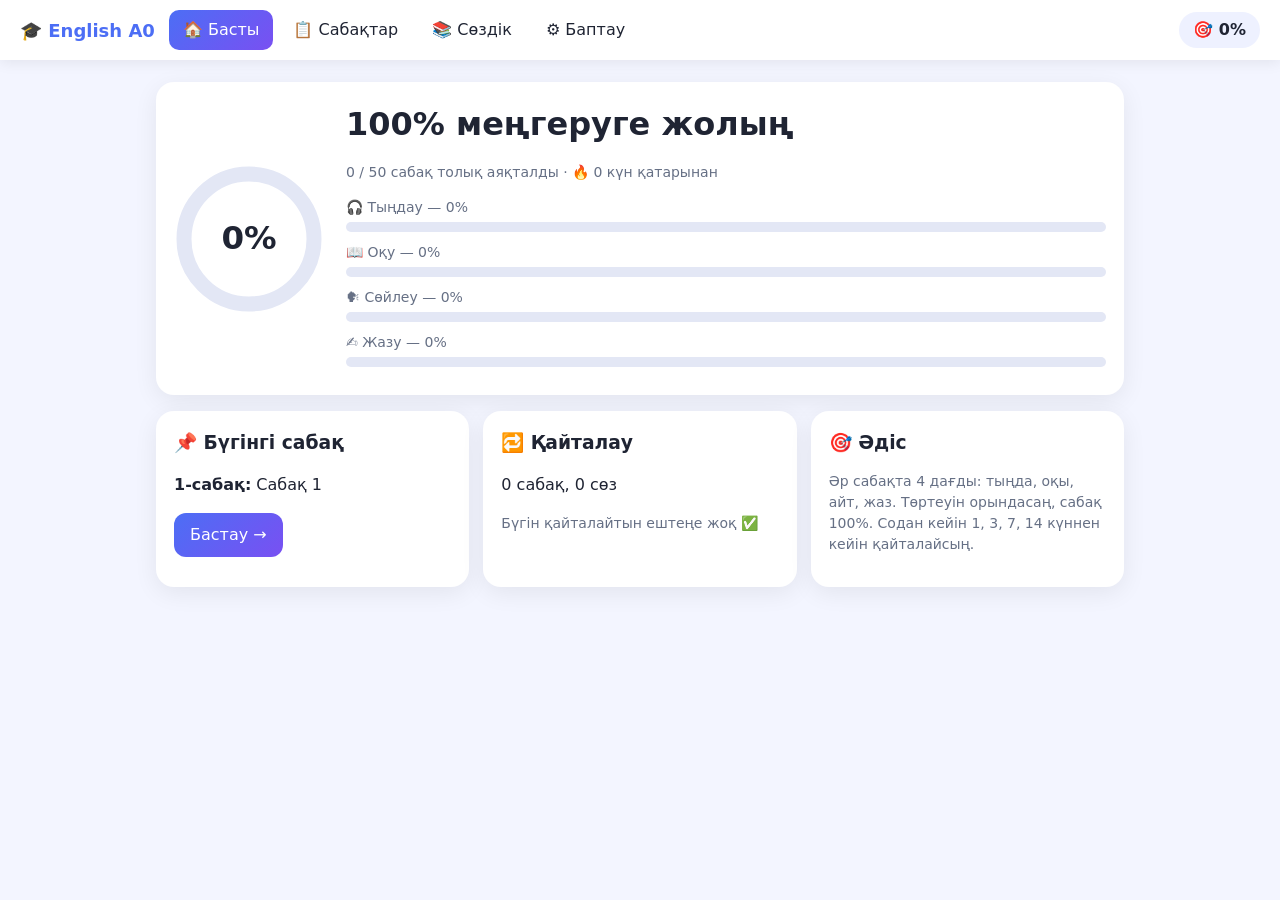
<file: english.html>
<!DOCTYPE html>
<html lang="kk">
<head>
<meta charset="UTF-8">
<meta name="viewport" content="width=device-width, initial-scale=1">
<title>English A0 — 50 сабақ</title>
<meta name="description" content="A0 ағылшын тілін 50 видеосабақ арқылы 100% меңгеру: тыңдау, оқу, сөйлеу, жазу.">
<link rel="icon" href="data:image/svg+xml,<svg xmlns='http://www.w3.org/2000/svg' viewBox='0 0 100 100'><text y='.9em' font-size='90'>🎓</text></svg>">
<style>
*{box-sizing:border-box}
:root{--bg:#f3f5ff;--card:#fff;--text:#1f2433;--muted:#667085;--line:#e3e7f5;--a:#4c6ef5;--b:#7950f2;--ok:#12b886;--soft:#eef1ff}
@media(prefers-color-scheme:dark){:root{--bg:#12141f;--card:#1c2030;--text:#e8eaf6;--muted:#a3a9c2;--line:#2c3248;--soft:#252a40}}
body{margin:0;font-family:system-ui,Arial,sans-serif;background:var(--bg);color:var(--text);line-height:1.5}
.top{position:sticky;top:0;z-index:20;display:flex;align-items:center;gap:14px;flex-wrap:wrap;padding:10px 20px;background:var(--card);box-shadow:0 2px 14px rgba(0,0,0,.08)}
.brand{font-weight:800;color:var(--a);font-size:18px}
nav{display:flex;gap:6px;flex:1;flex-wrap:wrap}
nav a{padding:8px 14px;border-radius:10px;color:var(--text);text-decoration:none;transition:.15s}
nav a:hover{background:var(--soft);transform:translateY(-1px)}
nav a.on{background:linear-gradient(135deg,var(--a),var(--b));color:#fff}
.pill{background:var(--soft);padding:6px 14px;border-radius:20px;font-weight:700}
main{max-width:1000px;margin:0 auto;padding:22px 16px 60px;animation:in .35s ease}
@keyframes in{from{opacity:0;transform:translateY(12px)}}
h1,h2,h3{margin:0 0 10px}
.card{background:var(--card);border-radius:18px;padding:18px;margin-bottom:16px;box-shadow:0 6px 24px rgba(0,0,0,.07);transition:transform .2s,box-shadow .2s}
@media(hover:hover){.card:hover{transform:translateY(-2px);box-shadow:0 12px 30px rgba(0,0,0,.12)}}
.grid{display:grid;grid-template-columns:repeat(auto-fit,minmax(220px,1fr));gap:14px}
.hero{display:flex;gap:22px;align-items:center;flex-wrap:wrap}
.ring{width:150px;height:150px;flex:0 0 150px}
.bar{height:10px;background:var(--line);border-radius:8px;overflow:hidden;margin:4px 0 10px}
.bar i{display:block;height:100%;background:linear-gradient(90deg,var(--ok),var(--a));border-radius:8px;transition:width .6s}
.muted{color:var(--muted);font-size:14px}
button,.btn{font:inherit;cursor:pointer;border:none;border-radius:12px;padding:10px 16px;background:linear-gradient(135deg,var(--a),var(--b));color:#fff;text-decoration:none;display:inline-block;transition:.15s;position:relative}
button:hover,.btn:hover{transform:translateY(-2px);box-shadow:0 8px 20px rgba(76,110,245,.35)}
button:active{transform:scale(.96)}
.ghost{background:var(--soft);color:var(--a)}
.red{background:#e03131}
input,textarea{font:inherit;width:100%;padding:11px;border:2px solid var(--line);border-radius:12px;background:var(--card);color:var(--text);margin:6px 0}
input:focus,textarea:focus{outline:none;border-color:var(--a)}
textarea{min-height:90px;resize:vertical}
.video{position:relative;padding-top:56.25%;border-radius:14px;overflow:hidden;margin:10px 0}
.video iframe{position:absolute;inset:0;width:100%;height:100%;border:0}
.tiles{display:grid;grid-template-columns:repeat(auto-fill,minmax(110px,1fr));gap:10px}
.tile{display:block;padding:12px;border-radius:14px;background:var(--card);box-shadow:0 4px 14px rgba(0,0,0,.07);text-decoration:none;color:var(--text);transition:.15s}
.tile:hover{transform:translateY(-3px)}
.tile.cur{outline:3px solid var(--a)}
.tile b{font-size:20px}
.dots{display:flex;gap:4px;margin-top:6px}
.dots i{width:12px;height:12px;border-radius:50%;background:var(--line)}
.dots i.on{background:var(--ok)}
.skillhead{display:flex;justify-content:space-between;align-items:center;gap:10px}
.steps{margin:8px 0;padding-left:20px;color:var(--muted)}
.chip{display:inline-flex;gap:6px;align-items:center;background:var(--soft);border-radius:20px;padding:4px 10px;margin:3px}
.chip button{padding:2px 8px;font-size:13px}
.row{display:flex;gap:8px;flex-wrap:wrap;align-items:center}
.row input{flex:1;min-width:120px}
.stars button{background:none;color:#adb5bd;font-size:26px;padding:0 3px}
.stars button.on{color:#fab005}
.flash{text-align:center;padding:36px 16px;font-size:32px;font-weight:800;min-height:150px;cursor:pointer}
.done{border-left:6px solid var(--ok)}
#toasts{position:fixed;left:50%;bottom:24px;transform:translateX(-50%);z-index:50;display:flex;flex-direction:column;gap:8px}
.toast{background:#212529;color:#fff;padding:12px 18px;border-radius:14px;animation:in .3s}
.toast.warn{background:#c92a2a}
.hidden{display:none}
@media(max-width:600px){.top{padding:8px 10px}.ring{margin:auto}}
@media(prefers-reduced-motion:reduce){*{animation:none!important;transition:none!important}}
</style>
</head>
<body>
<header class="top"><div class="brand">🎓 English A0</div><nav id="nav" aria-label="Мәзір"></nav><div id="pct" class="pill">0%</div></header>
<main id="app"></main>
<div id="toasts" aria-live="polite"></div>
<noscript><p style="padding:20px">JavaScript керек.</p></noscript>
<script>
const $ = (s, r = document) => r.querySelector(s);
const esc = (t) => String(t == null ? "" : t).replace(/[&<>"']/g, (c) => ({ "&": "&amp;", "<": "&lt;", ">": "&gt;", '"': "&quot;", "'": "&#39;" }[c]));
const today = () => new Date().toLocaleDateString("sv-SE");
const addD = (iso, n) => { const d = new Date(iso + "T00:00:00"); d.setDate(d.getDate() + n); return d.toLocaleDateString("sv-SE"); };
const K = { l: ["🎧", "Тыңдау"], r: ["📖", "Оқу"], s: ["🗣", "Сөйлеу"], w: ["✍️", "Жазу"] };
const mk = (i) => ({ title: "Сабақ " + (i + 1), vid: i === 0 ? "IQnNkfEAa8M" : "", done: { l: 0, r: 0, s: 0, w: 0 }, dict: "", stars: 0, text: "", target: "", acc: 0, rev: [] });
let S;
try { S = JSON.parse(localStorage.getItem("a0")); } catch (e) {}
if (!S || !S.lessons) S = { lessons: Array.from({ length: 50 }, (_, i) => mk(i)), vocab: [], days: {} };
const save = () => localStorage.setItem("a0", JSON.stringify(S));
function toast(m, k) { const t = document.createElement("div"); t.className = "toast " + (k || ""); t.textContent = m; $("#toasts").appendChild(t); setTimeout(() => t.remove(), 2600); }
const ytId = (u) => { const m = String(u || "").match(/(?:youtu\.be\/|v=|embed\/|shorts\/)([\w-]{11})/); return m ? m[1] : /^[\w-]{11}$/.test(u || "") ? u : ""; };
const lp = (L) => Object.values(L.done).filter(Boolean).length * 25;
const total = () => Math.round(S.lessons.reduce((a, L) => a + lp(L), 0) / S.lessons.length);
const skillPct = (k) => Math.round((S.lessons.filter((L) => L.done[k]).length / S.lessons.length) * 100);
const streak = () => { let d = today(), n = 0; if (!S.days[d]) d = addD(d, -1); while (S.days[d]) { n++; d = addD(d, -1); } return n; };
const ring = (p) => `<svg class="ring" viewBox="0 0 120 120" role="img" aria-label="${p}%"><circle cx="60" cy="60" r="52" fill="none" stroke="var(--line)" stroke-width="12"/><circle cx="60" cy="60" r="52" fill="none" stroke="url(#g)" stroke-width="12" stroke-linecap="round" stroke-dasharray="326.7" stroke-dashoffset="${326.7 * (1 - p / 100)}" transform="rotate(-90 60 60)" style="transition:stroke-dashoffset .8s"/><defs><linearGradient id="g"><stop offset="0" stop-color="#12b886"/><stop offset="1" stop-color="#4c6ef5"/></linearGradient></defs><text x="60" y="68" text-anchor="middle" font-size="26" font-weight="800" fill="currentColor">${p}%</text></svg>`;
const say = (t) => { try { speechSynthesis.cancel(); const u = new SpeechSynthesisUtterance(t); u.lang = "en-US"; u.rate = 0.85; speechSynthesis.speak(u); } catch (e) {} };
const norm = (t) => t.toLowerCase().replace(/[^a-z0-9' ]/g, " ").split(/\s+/).filter(Boolean);
function acc(a, b) {
  const A = norm(a), B = norm(b);
  if (!A.length) return 0;
  const m = Array.from({ length: A.length + 1 }, () => Array(B.length + 1).fill(0));
  for (let i = 1; i <= A.length; i++) for (let j = 1; j <= B.length; j++) m[i][j] = A[i - 1] === B[j - 1] ? m[i - 1][j - 1] + 1 : Math.max(m[i - 1][j], m[i][j - 1]);
  return Math.round((m[A.length][B.length] / A.length) * 100);
}
function setDone(L, k, v) {
  if (!!L.done[k] === !!v) return;
  L.done[k] = v ? 1 : 0;
  if (v) {
    S.days[today()] = (S.days[today()] || 0) + 1;
    toast(K[k][0] + " " + K[k][1] + " ✅");
    if (lp(L) === 100 && !L.rev.length) { L.rev = [1, 3, 7, 14].map((n) => ({ d: addD(today(), n), ok: 0 })); toast("🎉 Сабақ 100% меңгерілді! Қайталау күндері белгіленді."); }
  }
  save(); route();
}
const dueLessons = () => S.lessons.map((L, i) => [L, i]).filter((x) => x[0].rev.some((r) => !r.ok && r.d <= today()));
const dueWords = () => S.vocab.filter((w) => w.due <= today());

// ---------- беттер ----------
function pHome() {
  const cur = S.lessons.findIndex((L) => lp(L) < 100), dl = dueLessons(), dw = dueWords();
  const doneN = S.lessons.filter((L) => lp(L) === 100).length;
  return `<div class="card hero">${ring(total())}<div style="flex:1;min-width:230px"><h1>100% меңгеруге жолың</h1><p class="muted">${doneN} / ${S.lessons.length} сабақ толық аяқталды · 🔥 ${streak()} күн қатарынан</p>
  ${Object.keys(K).map((k) => `<div class="muted">${K[k][0]} ${K[k][1]} — ${skillPct(k)}%</div><div class="bar"><i style="width:${skillPct(k)}%"></i></div>`).join("")}</div></div>
  <div class="grid">
  <div class="card"><h3>📌 Бүгінгі сабақ</h3>${cur < 0 ? "<p>Барлық сабақ аяқталды! 🏆 Енді қайталауды жалғастыр.</p>" : `<p><b>${cur + 1}-сабақ:</b> ${esc(S.lessons[cur].title)}</p><a class="btn" href="#lesson/${cur}">Бастау →</a>`}</div>
  <div class="card"><h3>🔁 Қайталау</h3><p>${dl.length} сабақ, ${dw.length} сөз</p>${dl.length ? `<a class="btn ghost" href="#lesson/${dl[0][1]}">Сабақты қайталау</a> ` : ""}${dw.length ? `<a class="btn" href="#vocab">Сөздерді қайталау</a>` : ""}${!dl.length && !dw.length ? '<p class="muted">Бүгін қайталайтын ештеңе жоқ ✅</p>' : ""}</div>
  <div class="card"><h3>🎯 Әдіс</h3><p class="muted">Әр сабақта 4 дағды: тыңда, оқы, айт, жаз. Төртеуін орындасаң, сабақ 100%. Содан кейін 1, 3, 7, 14 күннен кейін қайталайсың.</p></div></div>`;
}
function pLessons() {
  const cur = S.lessons.findIndex((L) => lp(L) < 100);
  return `<h2>Барлық сабақтар</h2><div class="tiles">${S.lessons.map((L, i) => `<a class="tile ${i === cur ? "cur" : ""}" href="#lesson/${i}"><b>${i + 1}</b><div class="muted" style="font-size:12px;overflow:hidden;white-space:nowrap;text-overflow:ellipsis">${esc(L.title)}</div><div class="dots">${Object.keys(K).map((k) => `<i class="${L.done[k] ? "on" : ""}"></i>`).join("")}</div></a>`).join("")}</div>`;
}
function skill(k, L, body) {
  return `<section class="card ${L.done[k] ? "done" : ""}"><div class="skillhead"><h3>${K[k][0]} ${K[k][1]}</h3><label><input type="checkbox" data-done="${k}" ${L.done[k] ? "checked" : ""} style="width:auto"> Дайын</label></div>${body}</section>`;
}
function pLesson(i) {
  const L = S.lessons[i];
  if (!L) return "<p>Сабақ табылмады</p>";
  const id = ytId(L.vid), words = S.vocab.filter((w) => w.lid === i);
  return `<div class="row"><a class="btn ghost" href="#lessons">← Тізім</a><h2 style="margin:0">${i + 1}-сабақ · ${lp(L)}%</h2></div>
  <div class="card"><input id="ltitle" value="${esc(L.title)}" aria-label="Атауы"><input id="lvid" value="${esc(L.vid)}" placeholder="YouTube сілтемесі" aria-label="Видео сілтемесі">
  ${id ? `<div class="video"><iframe src="https://www.youtube-nocookie.com/embed/${id}?rel=0" allowfullscreen title="Видео"></iframe></div><a class="muted" target="_blank" rel="noopener" href="https://youtu.be/${id}">YouTube-та ашу ↗</a>` : '<p class="muted">Видео сілтемесін жоғарыға қой, ол осында шығады.</p>'}</div>
  ${skill("l", L, `<ol class="steps"><li>Видеоны субтитрсіз 1 рет көр.</li><li>Субтитрмен қайта көр.</li><li>Үшінші рет тоқтатып, естігеніңді қайтала (shadowing).</li></ol><textarea id="dict" placeholder="Естіген 5 сөйлемді жаз (диктант)">${esc(L.dict)}</textarea><div class="stars" role="group" aria-label="Түсіну деңгейі">${[1, 2, 3, 4, 5].map((n) => `<button data-star="${n}" class="${n <= L.stars ? "on" : ""}" aria-label="${n}">★</button>`).join("")}</div>`)}
  ${skill("r", L, `<ol class="steps"><li>Субтитрді дауыстап оқы.</li><li>Белгісіз 5 сөзді табып, төменге қос.</li></ol><div class="row"><input id="w1" placeholder="English word" aria-label="Сөз"><input id="w2" placeholder="Аудармасы" aria-label="Аудармасы"><button id="addw">＋</button></div><div>${words.map((w) => `<span class="chip">${esc(w.w)} — ${esc(w.t)} <button data-say="${esc(w.w)}" class="ghost" aria-label="Тыңдау">🔊</button></span>`).join("") || '<span class="muted">Әлі сөз жоқ</span>'}</div>`)}
  ${skill("s", L, `<ol class="steps"><li>Видеодан 1 сөйлемді төмендегі жолға жаз.</li><li>🔊 тыңда, 🎤 өзің айт: дәлдік 70%-дан асса, автоматты түрде орындалады.</li><li>🔴 өз дауысыңды жазып, қайта тыңда.</li></ol><input id="target" value="${esc(L.target)}" placeholder="English sentence" aria-label="Сөйлем"><div class="row"><button id="tts">🔊 Тыңда</button><button id="mic">🎤 Айт</button><button id="rec" class="red">🔴 Жазу</button></div><p id="sres" class="muted">${L.acc ? "Соңғы дәлдік: " + L.acc + "%" : ""}</p><audio id="play" controls class="hidden"></audio>`)}
  ${skill("w", L, `<ol class="steps"><li>Бүгінгі сабақ туралы 3–5 сөйлем жаз.</li><li>Кемінде 25 сөз және 2 жаңа сөз қолдан: автоматты түрде орындалады.</li></ol><textarea id="wtext" placeholder="Write here...">${esc(L.text)}</textarea><p id="wc" class="muted"></p>`)}
  <div class="row"><a class="btn ghost" href="#lesson/${Math.max(0, i - 1)}">← Алдыңғы</a><a class="btn" href="#lesson/${Math.min(S.lessons.length - 1, i + 1)}">Келесі →</a></div>
  ${L.rev.length ? `<div class="card"><h3>🔁 Қайталау</h3>${L.rev.map((r, n) => `<span class="chip">${r.d} ${r.ok ? "✅" : r.d <= today() ? `<button data-rev="${n}">Қайталадым</button>` : "⏳"}</span>`).join("")}</div>` : ""}`;
}
function pVocab() {
  const due = dueWords();
  return `<h2>📚 Сөздік (${S.vocab.length})</h2><div class="card"><h3>Қайталау: ${due.length} сөз</h3>
  <div id="fc">${due.length ? `<div class="flash card" id="fcard" tabindex="0" role="button" aria-label="Аудармасын көру">${esc(due[0].w)}<div class="muted" style="font-size:16px">басып аудармасын көр</div></div><div class="row" id="fbtn" style="justify-content:center"></div>` : '<p class="muted">Қайталайтын сөз жоқ ✅</p>'}</div></div>
  <div class="card"><h3>Барлық сөздер</h3>${S.vocab.map((w, n) => `<span class="chip">${esc(w.w)} — ${esc(w.t)} <button class="ghost" data-say="${esc(w.w)}" aria-label="Тыңдау">🔊</button><button class="ghost" data-delw="${n}" aria-label="Өшіру">✖</button></span>`).join("") || '<span class="muted">Сабақтардағы "Оқу" бөлімінен сөз қос.</span>'}</div>`;
}
function pSetup() {
  return `<h2>⚙️ Баптау</h2><div class="card"><h3>Playlist тізімін қою</h3><p class="muted">YouTube-та плейлистті ашып, видео сілтемелерін (немесе атауларын) осында қой. Әр жол = бір сабақ. Формат: <code>сілтеме | атауы</code>. Прогресс сақталады.</p><textarea id="bulk" style="min-height:160px" placeholder="https://youtu.be/... | Hello!&#10;https://youtu.be/... | Numbers"></textarea><button id="bulkgo">Сабақтарды жаңарту</button></div>
  <div class="card"><h3>Көшірме</h3><div class="row"><button id="exp" class="ghost">💾 Жүктеп алу</button><label class="btn ghost">📂 Жүктеу<input id="imp" type="file" accept=".json" hidden></label><button id="reset" class="red">Бәрін өшіру</button></div></div>`;
}
// ---------- маршрутизатор ----------
function route() {
  const h = location.hash.slice(1) || "home", [p, a] = h.split("/");
  $("#nav").innerHTML = [["home", "🏠 Басты"], ["lessons", "📋 Сабақтар"], ["vocab", "📚 Сөздік"], ["setup", "⚙️ Баптау"]].map((x) => `<a href="#${x[0] === "home" ? "" : x[0]}" class="${p === x[0] || (p === "lesson" && x[0] === "lessons") ? "on" : ""}">${x[1]}</a>`).join("");
  $("#pct").textContent = "🎯 " + total() + "%";
  $("#app").innerHTML = ({ home: pHome, lessons: pLessons, lesson: () => pLesson(+a), vocab: pVocab, setup: pSetup }[p] || pHome)();
  bind(+a);
}
function bind(i) {
  const L = S.lessons[i], on = (s, ev, f) => { const e = $(s); if (e) e[ev] = f; };
  document.querySelectorAll("[data-say]").forEach((b) => (b.onclick = () => say(b.dataset.say)));
  document.querySelectorAll("[data-done]").forEach((c) => (c.onchange = () => setDone(L, c.dataset.done, c.checked)));
  document.querySelectorAll("[data-star]").forEach((b) => (b.onclick = () => { L.stars = +b.dataset.star; save(); route(); if (L.stars >= 4) setDone(L, "l", 1); }));
  document.querySelectorAll("[data-rev]").forEach((b) => (b.onclick = () => { L.rev[+b.dataset.rev].ok = 1; S.days[today()] = (S.days[today()] || 0) + 1; save(); route(); toast("✅ Қайталау орындалды"); }));
  document.querySelectorAll("[data-delw]").forEach((b) => (b.onclick = () => { S.vocab.splice(+b.dataset.delw, 1); save(); route(); }));
  if (L) {
    on("#ltitle", "oninput", (e) => { L.title = e.target.value; save(); });
    on("#lvid", "onchange", (e) => { L.vid = e.target.value.trim(); save(); route(); });
    on("#dict", "oninput", (e) => { L.dict = e.target.value; save(); });
    on("#addw", "onclick", () => { const w = $("#w1").value.trim(), t = $("#w2").value.trim(); if (!w || !t) return toast("Сөз бен аудармасын жаз", "warn"); S.vocab.push({ w: w, t: t, lid: i, box: 0, due: today() }); save(); route(); if (S.vocab.filter((x) => x.lid === i).length >= 5) setDone(L, "r", 1); });
    on("#target", "oninput", (e) => { L.target = e.target.value; save(); });
    on("#tts", "onclick", () => say(L.target || ""));
    on("#mic", "onclick", () => {
      const SR = window.SpeechRecognition || window.webkitSpeechRecognition;
      if (!L.target) return toast("Алдымен сөйлемді жаз", "warn");
      if (!SR) return toast("Дауыс тану үшін Chrome қолдан", "warn");
      const r = new SR(); r.lang = "en-US"; r.interimResults = false;
      r.onresult = (e) => { const t = e.results[0][0].transcript, a = acc(L.target, t); L.acc = a; $("#sres").textContent = "Естілгені: «" + t + "» · дәлдік " + a + "%"; save(); if (a >= 70) setDone(L, "s", 1); };
      r.onerror = () => toast("Микрофон рұқсатын тексер", "warn");
      r.start(); toast("🎤 Айт…");
    });
    let mr = null, chunks = [];
    on("#rec", "onclick", async () => {
      if (mr && mr.state === "recording") { mr.stop(); return; }
      try {
        const st = await navigator.mediaDevices.getUserMedia({ audio: true });
        mr = new MediaRecorder(st); chunks = [];
        mr.ondataavailable = (e) => chunks.push(e.data);
        mr.onstop = () => { st.getTracks().forEach((t) => t.stop()); const a = $("#play"); a.src = URL.createObjectURL(new Blob(chunks)); a.classList.remove("hidden"); $("#rec").textContent = "🔴 Жазу"; a.play(); };
        mr.start(); $("#rec").textContent = "⏹ Тоқтату";
      } catch (e) { toast("Микрофон рұқсатын тексер", "warn"); }
    });
    const wc = () => { const n = norm(L.text).length, used = S.vocab.filter((w) => w.lid === i && norm(L.text).includes(w.w.toLowerCase())).length, need = Math.min(2, S.vocab.filter((w) => w.lid === i).length); if ($("#wc")) $("#wc").textContent = n + " сөз · жаңа сөз: " + used + "/" + need; return n >= 25 && used >= need; };
    wc();
    on("#wtext", "oninput", (e) => { L.text = e.target.value; save(); if (wc()) setDone(L, "w", 1); });
  }
  const due = dueWords(); let cur = 0, shown = false;
  const card = $("#fcard");
  if (card) {
    const flip = () => { if (shown) return; shown = true; card.innerHTML = esc(due[cur].w) + `<div style="font-size:22px;color:var(--ok)">${esc(due[cur].t)}</div>`; say(due[cur].w); $("#fbtn").innerHTML = '<button id="no" class="red">Білмедім</button><button id="yes">Білдім ✅</button>'; $("#yes").onclick = () => grade(1); $("#no").onclick = () => grade(0); };
    card.onclick = flip; card.onkeydown = (e) => { if (e.key === "Enter" || e.key === " ") flip(); };
    const grade = (ok) => { const w = due[cur], gap = [1, 3, 7, 14, 30]; w.box = ok ? Math.min(4, w.box + 1) : 0; w.due = ok ? addD(today(), gap[w.box]) : today(); S.days[today()] = (S.days[today()] || 0) + 1; save(); route(); };
  }
  on("#bulkgo", "onclick", () => {
    const lines = $("#bulk").value.split("\n").map((x) => x.trim()).filter(Boolean);
    lines.forEach((ln, n) => { const [a, b] = ln.split("|").map((x) => x.trim()); if (!S.lessons[n]) S.lessons[n] = mk(n); const id = ytId(a); if (id) { S.lessons[n].vid = id; if (b) S.lessons[n].title = b; else if (!/^Сабақ/.test(S.lessons[n].title)) {} } else S.lessons[n].title = a; });
    save(); toast("✅ " + lines.length + " сабақ жаңартылды"); location.hash = "#lessons";
  });
  on("#exp", "onclick", () => { const a = document.createElement("a"); a.href = URL.createObjectURL(new Blob([JSON.stringify(S)], { type: "application/json" })); a.download = "english-a0-backup.json"; a.click(); });
  on("#imp", "onchange", async (e) => { try { const d = JSON.parse(await e.target.files[0].text()); if (d.lessons) { S = d; save(); route(); toast("✅ Жүктелді"); } } catch (er) { toast("Файл жарамсыз", "warn"); } });
  on("#reset", "onclick", () => { if (confirm("Бәрін өшіресің бе?")) { localStorage.removeItem("a0"); location.hash = ""; location.reload(); } });
}
window.addEventListener("hashchange", () => { route(); window.scrollTo(0, 0); });
route();
</script>
</body>
</html>
</file>
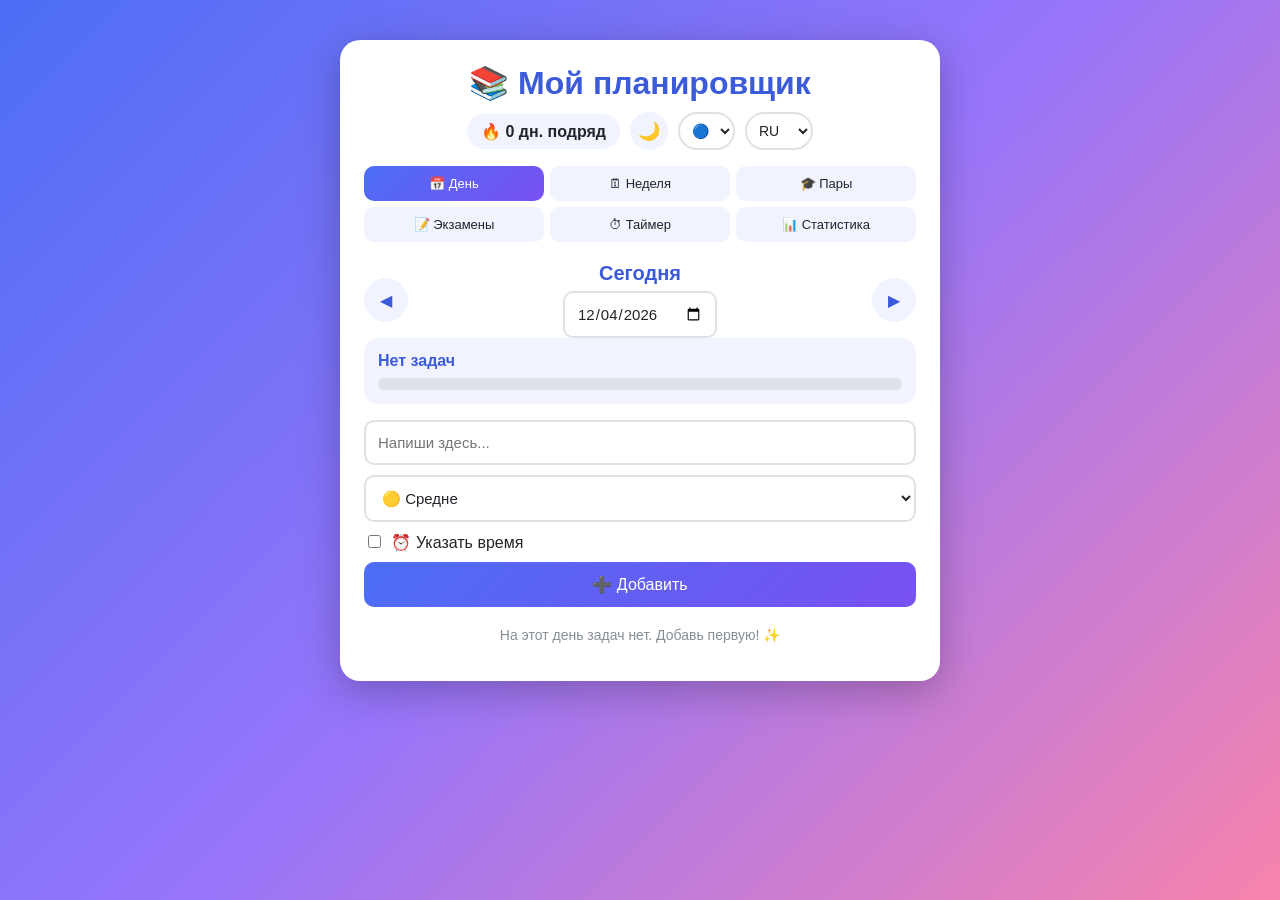
<file: index (2).html>
<!DOCTYPE html>
<html lang="ru">
<head>
<meta charset="UTF-8">
<meta name="viewport" content="width=device-width, initial-scale=1">
<title>Планировщик учёбы</title>
<link rel="manifest" href="manifest.json">
<meta name="theme-color" content="#4c6ef5">
<link rel="apple-touch-icon" href="icon-192.png">
<link rel="icon" href="data:image/svg+xml,<svg xmlns='http://www.w3.org/2000/svg' viewBox='0 0 100 100'><text y='.9em' font-size='90'>📚</text></svg>">
<style>
*{box-sizing:border-box}
:root{--b1:#4c6ef5;--b2:#7950f2;--bg:linear-gradient(135deg,#4c6ef5,#9775fa,#f783ac);--card:#fff;--text:#212529;--muted:#868e96;--soft:#f1f3ff;--item:#f8f9ff;--line:#dee2e6;--accent:#3b5bdb}
body.dark{--card:#1e2130;--text:#e9ecef;--muted:#9aa0b4;--soft:#2a2e45;--item:#262a3f;--line:#3a3f5c;--accent:#91a7ff}
body{font-family:Arial,sans-serif;background:var(--bg);min-height:100vh;margin:0;padding:20px;color:var(--text)}
body.dark{background:linear-gradient(135deg,#1a1b2e,#2b2250,#3d2250)}
.app{max-width:600px;margin:20px auto;background:var(--card);border-radius:20px;padding:24px;box-shadow:0 10px 40px rgba(0,0,0,.25)}
header{text-align:center;margin-bottom:16px}
h1{color:var(--accent);margin:0 0 10px}
.hidden{display:none!important}
.muted,.empty{color:var(--muted);font-size:14px}
.empty{text-align:center;margin-top:16px}
.top{display:flex;justify-content:center;align-items:center;gap:10px}
.streak{background:var(--soft);padding:8px 14px;border-radius:20px;font-weight:bold}
.icon-btn{background:var(--soft);border:none;border-radius:50%;width:38px;height:38px;font-size:18px;cursor:pointer}
.tabs{display:flex;flex-wrap:wrap;gap:6px;margin-bottom:20px}
.tab{flex:1 1 30%;padding:10px 4px;background:var(--soft);color:var(--text);border:none;border-radius:10px;font-size:13px;cursor:pointer}
.tab.active{background:linear-gradient(135deg,var(--b1),var(--b2));color:#fff}
input,select{padding:12px;border:2px solid var(--line);border-radius:10px;font-size:15px;background:var(--card);color:var(--text);font-family:inherit}
input:focus,select:focus{outline:none;border-color:#4c6ef5}
.full{width:100%;margin-bottom:10px}
.row{display:flex;gap:8px;align-items:center;margin-bottom:10px}
.row input{flex:1;min-width:0}
.row.center{justify-content:center}
.check{display:block;margin-bottom:10px;cursor:pointer}
input[type=checkbox]{margin-right:6px}
.main-btn{width:100%;padding:13px;background:linear-gradient(135deg,var(--b1),var(--b2));color:#fff;border:none;border-radius:10px;font-size:16px;cursor:pointer}
.main-btn.small{width:auto;padding:12px 24px}
.main-btn:hover{opacity:.9}
.soft-btn{display:block;margin:16px auto 0;padding:10px 16px;background:var(--soft);color:var(--accent);border:none;border-radius:10px;cursor:pointer;font-size:14px}
.row .soft-btn{margin:0}
.day-nav{display:flex;align-items:center;justify-content:space-between;gap:10px}
.day-center{flex:1;text-align:center}
.day-center input{width:auto}
.day-label{margin:0 0 6px;font-size:20px;font-weight:bold;color:var(--accent);text-transform:capitalize}
.nav-btn{width:44px;height:44px;background:var(--soft);color:var(--accent);border:none;border-radius:50%;font-size:16px;cursor:pointer}
.today-btn{display:block;margin:10px auto 16px;background:none;border:none;color:#4c6ef5;cursor:pointer;font-size:14px;text-decoration:underline}
.day-classes{background:var(--soft);border-radius:12px;padding:10px 14px;margin-bottom:16px;font-size:14px;line-height:1.6}
.progress-box{background:var(--soft);border-radius:14px;padding:14px;margin-bottom:16px}
#progressText{margin:0 0 8px;font-weight:bold;color:var(--accent)}
.progress{background:var(--line);border-radius:10px;height:12px;overflow:hidden}
.progress-bar{background:linear-gradient(90deg,#51cf66,#20c997);height:100%;width:0;transition:width .4s}
.cheer{background:#d3f9d8;color:#2b8a3e;padding:12px;border-radius:12px;text-align:center;font-weight:bold;margin-bottom:16px}
ul{list-style:none;padding:0;margin:20px 0 0}
li{display:flex;align-items:center;justify-content:space-between;background:var(--item);border-left:5px solid #4c6ef5;border-radius:12px;padding:12px 14px;margin-bottom:10px}
li.p-high{border-left-color:#fa5252}
li.p-mid{border-left-color:#fab005}
li.p-low{border-left-color:#40c057}
li.completed{border-left-color:#868e96;opacity:.65}
li.completed .task-label{text-decoration:line-through}
.task-text{flex:1;cursor:pointer}
.time-badge{display:inline-block;background:var(--b1);color:#fff;font-size:13px;padding:3px 8px;border-radius:8px;margin-right:8px}
.btns{display:flex;gap:6px;margin-left:10px}
.small-btn{background:var(--soft);border:none;border-radius:8px;padding:8px 10px;cursor:pointer}
.small-btn.del{background:#fff0f0;color:#e03131}
.week-card{background:var(--item);border-radius:14px;padding:14px;margin-bottom:12px;border:2px solid transparent}
.week-card.clickable{cursor:pointer}
.week-card.clickable:hover{border-color:#4c6ef5}
.week-card.today{border-color:#7950f2}
.week-head{display:flex;justify-content:space-between;font-weight:bold;color:var(--accent);margin-bottom:6px;text-transform:capitalize}
.week-task{font-size:14px;margin:4px 0}
.week-task.completed{text-decoration:line-through;color:var(--muted)}
.class-row{display:flex;justify-content:space-between;align-items:center;margin:6px 0;font-size:14px}
.timer-box{text-align:center}
.timer-display{font-size:64px;font-weight:bold;color:var(--accent);margin:10px 0 20px}
#timerMode{font-size:20px;margin:0}
.timer-settings{display:flex;gap:12px;margin-top:20px}
.timer-settings label{flex:1;font-size:14px;color:var(--muted)}
.timer-settings input{width:100%;margin-top:6px;text-align:center;font-size:18px}
.stats-grid{display:grid;grid-template-columns:1fr 1fr;gap:12px}
.stat-card{background:var(--soft);border-radius:14px;padding:18px;text-align:center}
.stat-number{font-size:32px;font-weight:bold;color:var(--accent);margin:0}
.stat-name{font-size:14px;color:var(--muted);margin:6px 0 0}
.confetti{position:fixed;top:-20px;width:10px;height:14px;z-index:999;animation:fall 2.5s linear forwards}
@keyframes fall{to{transform:translateY(110vh) rotate(720deg)}}
body.c-green{--b1:#12b886;--b2:#0ca678;--bg:linear-gradient(135deg,#12b886,#38d9a9,#74c0fc)}
body.c-pink{--b1:#e64980;--b2:#be4bdb;--bg:linear-gradient(135deg,#e64980,#f783ac,#da77f2)}
body.c-orange{--b1:#fd7e14;--b2:#f76707;--bg:linear-gradient(135deg,#fd7e14,#fcc419,#ff8787)}
body.c-green:not(.dark){--accent:#0b7a5a}body.c-pink:not(.dark){--accent:#c2255c}body.c-orange:not(.dark){--accent:#d9480f}
.top select{padding:8px;border-radius:20px;font-size:14px}
</style>
</head>
<body>
<div class="app">
  <header>
    <h1>📚 Мой планировщик</h1>
    <div class="top">
      <span id="streak" class="streak">🔥 0</span>
      <button id="themeBtn" class="icon-btn">🌙</button>
      <select id="colorSel"><option value="">🔵</option><option value="c-green">🟢</option><option value="c-pink">🌸</option><option value="c-orange">🟠</option></select>
      <select id="langSel"><option value="ru">RU</option><option value="kk">ҚАЗ</option><option value="en">EN</option></select>
    </div>
  </header>

  <nav class="tabs">
    <button class="tab active" data-tab="day">📅 День</button>
    <button class="tab" data-tab="week">🗓 Неделя</button>
    <button class="tab" data-tab="classes">🎓 Пары</button>
    <button class="tab" data-tab="exams">📝 Экзамены</button>
    <button class="tab" data-tab="timer">⏱ Таймер</button>
    <button class="tab" data-tab="stats">📊 Статистика</button>
  </nav>

  <section id="dayTab">
    <div class="day-nav">
      <button id="prevDay" class="nav-btn">◀</button>
      <div class="day-center"><p id="dayLabel" class="day-label"></p><input type="date" id="dateInput"></div>
      <button id="nextDay" class="nav-btn">▶</button>
    </div>
    <button id="todayBtn" class="today-btn">Перейти к сегодня</button>
    <div id="dayClasses" class="day-classes hidden"></div>
    <div class="progress-box">
      <p id="progressText">Нет задач</p>
      <div class="progress"><div id="progressBar" class="progress-bar"></div></div>
    </div>
    <div id="cheer" class="cheer hidden">🎉 Все задачи выполнены! Ты молодец!</div>
    <div>
      <input type="text" id="taskInput" class="full" placeholder="Напиши здесь...">
      <select id="priority" class="full">
        <option value="high">🔴 Важно</option>
        <option value="mid" selected>🟡 Средне</option>
        <option value="low">🟢 Не срочно</option>
      </select>
      <label class="check"><input type="checkbox" id="timeToggle"> ⏰ Указать время</label>
      <div id="timeFields" class="row hidden"><input type="time" id="startInput"><span>—</span><input type="time" id="endInput"></div>
      <button id="addButton" class="main-btn">➕ Добавить</button>
    </div>
    <ul id="taskList"></ul>
    <p id="emptyText" class="empty">На этот день задач нет. Добавь первую! ✨</p>
    <button id="carryBtn" class="soft-btn hidden">➡️ Перенести невыполненные на следующий день</button>
  </section>

  <section id="weekTab" class="hidden"><div id="weekList"></div></section>

  <section id="classesTab" class="hidden">
    <div>
      <input type="text" id="clsName" class="full" placeholder="Предмет, например: Математика">
      <select id="clsDay" class="full">
        <option value="0">Понедельник</option><option value="1">Вторник</option><option value="2">Среда</option>
        <option value="3">Четверг</option><option value="4">Пятница</option><option value="5">Суббота</option><option value="6">Воскресенье</option>
      </select>
      <div class="row"><input type="time" id="clsStart"><span>—</span><input type="time" id="clsEnd"></div>
      <button id="addClass" class="main-btn">➕ Добавить пару</button>
    </div>
    <div id="classList"></div>
  </section>

  <section id="examsTab" class="hidden">
    <div>
      <input type="text" id="examName" class="full" placeholder="Название экзамена">
      <input type="date" id="examDate" class="full">
      <button id="addExam" class="main-btn">➕ Добавить экзамен</button>
    </div>
    <ul id="examList"></ul>
  </section>

  <section id="timerTab" class="hidden">
    <div class="timer-box">
      <p id="timerMode">📖 Учёба</p>
      <p id="timerDisplay" class="timer-display">25:00</p>
      <div class="row center">
        <button id="timerStart" class="main-btn small">▶ Старт</button>
        <button id="timerReset" class="soft-btn">↺ Сброс</button>
      </div>
      <div class="timer-settings"><label>🔔 Мелодия
        <select id="soundSel" class="full"><option value="m1">🎹 Классика</option><option value="m2">🥁 Бит</option><option value="m3">🔔 Колокольчик</option><option value="file">🎵 Моя музыка</option></select></label></div>
      <div class="row center">
        <button id="soundPrev" class="soft-btn">▶ Послушать</button>
        <label class="soft-btn" style="cursor:pointer">🎵 Своя музыка<input type="file" id="soundFile" accept="audio/*" hidden></label>
      </div>
      <div class="timer-settings">
        <label>📖 Учёба (мин)<input type="number" id="workMin" min="1" max="180"></label>
        <label>☕ Отдых (мин)<input type="number" id="restMin" min="1" max="60"></label>
      </div>
      <p id="timerCount" class="empty"></p>
    </div>
  </section>

  <section id="statsTab" class="hidden"><div id="statsBox" class="stats-grid"></div></section>
</div>

<script>
let LOC = "ru-RU";
const $ = (id) => document.getElementById(id);
function el(tag, cls, text) {
  const e = document.createElement(tag);
  if (cls) e.className = cls;
  if (text !== undefined) e.textContent = text;
  return e;
}
function toISO(d) {
  return d.getFullYear() + "-" + String(d.getMonth() + 1).padStart(2, "0") + "-" + String(d.getDate()).padStart(2, "0");
}
function fromISO(s) { const p = s.split("-").map(Number); return new Date(p[0], p[1] - 1, p[2]); }
function addDays(iso, n) { const d = fromISO(iso); d.setDate(d.getDate() + n); return toISO(d); }

const todayISO = toISO(new Date());
let currentDate = todayISO;

function dayName(iso) {
  if (iso === todayISO) return "Сегодня";
  if (iso === addDays(todayISO, 1)) return "Завтра";
  if (iso === addDays(todayISO, -1)) return "Вчера";
  return fromISO(iso).toLocaleDateString(LOC, { weekday: "long", day: "numeric", month: "long" });
}
const timeText = (s, e) => (e ? s + "–" + e : s);

// ===== Данные =====
function load(key) { try { return JSON.parse(localStorage.getItem(key)) || []; } catch (e) { return []; } }
let tasks = load("tasks"), exams = load("exams"), classes = load("classes");
tasks.forEach((t) => { if (!t.date) t.date = todayISO; if (!t.priority) t.priority = "mid"; });
function save() {
  localStorage.setItem("tasks", JSON.stringify(tasks));
  localStorage.setItem("exams", JSON.stringify(exams));
  localStorage.setItem("classes", JSON.stringify(classes));
}
const PR = { high: 0, mid: 1, low: 2 };
function sortTasks(list) {
  return [...list].sort((a, b) => {
    if (a.start && b.start) return a.start.localeCompare(b.start);
    if (a.start) return -1;
    if (b.start) return 1;
    return PR[a.priority] - PR[b.priority];
  });
}

// ===== Тема =====
function applyTheme() {
  const dark = localStorage.getItem("theme") === "dark";
  document.body.classList.toggle("dark", dark);
  $("themeBtn").textContent = dark ? "☀️" : "🌙";
}
$("themeBtn").onclick = () => {
  localStorage.setItem("theme", localStorage.getItem("theme") === "dark" ? "light" : "dark");
  applyTheme();
};

// ===== Серия и конфетти =====
function dayComplete(iso) {
  const l = tasks.filter((t) => t.date === iso);
  return l.length > 0 && l.every((t) => t.done);
}
function getStreak() {
  let iso = todayISO, n = 0;
  if (!dayComplete(iso)) iso = addDays(iso, -1);
  while (dayComplete(iso)) { n++; iso = addDays(iso, -1); }
  return n;
}
function confetti() {
  const colors = ["#ff6b6b", "#ffd43b", "#51cf66", "#4dabf7", "#da77f2"];
  for (let i = 0; i < 50; i++) {
    const c = el("div", "confetti");
    c.style.left = Math.random() * 100 + "vw";
    c.style.background = colors[i % 5];
    c.style.animationDelay = Math.random() * 0.8 + "s";
    document.body.appendChild(c);
    setTimeout(() => c.remove(), 3500);
  }
}

// ===== Вкладки =====
const TABS = ["day", "week", "classes", "exams", "timer", "stats"];
function showTab(name) {
  TABS.forEach((t) => $(t + "Tab").classList.toggle("hidden", t !== name));
  document.querySelectorAll(".tab").forEach((b) => b.classList.toggle("active", b.dataset.tab === name));
  ({ day: renderDay, week: renderWeek, classes: renderClasses, exams: renderExams, timer: showTimer, stats: renderStats })[name]();
}
document.querySelectorAll(".tab").forEach((b) => { b.onclick = () => showTab(b.dataset.tab); });

// ===== День =====
function setDate(iso) { currentDate = iso; renderDay(); }
$("prevDay").onclick = () => setDate(addDays(currentDate, -1));
$("nextDay").onclick = () => setDate(addDays(currentDate, 1));
$("todayBtn").onclick = () => setDate(todayISO);
$("dateInput").onchange = () => { if ($("dateInput").value) setDate($("dateInput").value); };
$("timeToggle").onchange = () => $("timeFields").classList.toggle("hidden", !$("timeToggle").checked);

function renderDay() {
  $("dayLabel").textContent = dayName(currentDate);
  $("dateInput").value = currentDate;
  $("todayBtn").classList.toggle("hidden", currentDate === todayISO);

  const wd = (fromISO(currentDate).getDay() + 6) % 7;
  const dc = classes.filter((c) => c.day === wd).sort((a, b) => a.start.localeCompare(b.start));
  const box = $("dayClasses");
  box.innerHTML = "";
  box.classList.toggle("hidden", dc.length === 0);
  if (dc.length) {
    box.appendChild(el("b", null, "🎓 Пары в этот день:"));
    dc.forEach((c) => box.appendChild(el("div", null, timeText(c.start, c.end) + " " + c.name)));
  }

  const list = sortTasks(tasks.filter((t) => t.date === currentDate));
  $("taskList").innerHTML = "";
  list.forEach((task) => {
    const li = el("li", "p-" + task.priority);
    if (task.done) li.classList.add("completed");
    const textBox = el("div", "task-text");
    if (task.start) textBox.appendChild(el("span", "time-badge", timeText(task.start, task.end)));
    textBox.appendChild(el("span", "task-label", task.text));
    textBox.onclick = () => {
      task.done = !task.done;
      save();
      renderDay();
      if (task.done && dayComplete(currentDate)) confetti();
    };
    const edit = el("button", "small-btn", "✏️");
    edit.onclick = () => {
      const t = prompt(tr("Исправь задачу:"), task.text);
      if (t && t.trim()) { task.text = t.trim(); save(); renderDay(); }
    };
    const del = el("button", "small-btn del", "🗑");
    del.onclick = () => { tasks = tasks.filter((t) => t !== task); save(); renderDay(); };
    const btns = el("div", "btns");
    btns.append(edit, del);
    li.append(textBox, btns);
    $("taskList").appendChild(li);
  });

  const total = list.length, done = list.filter((t) => t.done).length;
  if (total === 0) {
    $("progressText").textContent = "Нет задач";
    $("progressBar").style.width = "0%";
  } else {
    const p = Math.round((done / total) * 100);
    $("progressText").textContent = "Выполнено " + done + " из " + total + " (" + p + "%)";
    $("progressBar").style.width = p + "%";
  }
  $("cheer").classList.toggle("hidden", !(total > 0 && done === total));
  $("emptyText").classList.toggle("hidden", total > 0);
  $("carryBtn").classList.toggle("hidden", total === done);
  $("streak").textContent = "🔥 " + getStreak() + " дн. подряд";
}

function addTask() {
  const text = $("taskInput").value.trim();
  if (!text) return;
  const useTime = $("timeToggle").checked;
  tasks.push({
    text: text, date: currentDate,
    start: useTime ? $("startInput").value : "",
    end: useTime ? $("endInput").value : "",
    priority: $("priority").value, done: false
  });
  save();
  $("taskInput").value = "";
  $("startInput").value = "";
  $("endInput").value = "";
  $("priority").value = "mid";
  $("timeToggle").checked = false;
  $("timeFields").classList.add("hidden");
  renderDay();
}
$("addButton").onclick = addTask;
$("taskInput").onkeydown = (e) => { if (e.key === "Enter") addTask(); };

$("carryBtn").onclick = () => {
  const next = addDays(currentDate, 1);
  let n = 0;
  tasks.forEach((t) => { if (t.date === currentDate && !t.done) { t.date = next; n++; } });
  save();
  renderDay();
  alert(tr("Перенесено задач на следующий день: ") + n);
};

// ===== Неделя =====
function renderWeek() {
  $("weekList").innerHTML = "";
  const monday = addDays(currentDate, -((fromISO(currentDate).getDay() + 6) % 7));
  for (let i = 0; i < 7; i++) {
    const iso = addDays(monday, i);
    const list = sortTasks(tasks.filter((t) => t.date === iso));
    const done = list.filter((t) => t.done).length;
    const card = el("div", "week-card clickable");
    if (iso === todayISO) card.classList.add("today");
    const head = el("div", "week-head");
    head.append(el("span", null, dayName(iso)), el("span", "muted", list.length ? done + "/" + list.length : ""));
    card.appendChild(head);
    if (!list.length) {
      card.appendChild(el("p", "muted", "Свободный день"));
    } else {
      list.forEach((t) => {
        const row = el("div", "week-task", (t.start ? t.start + " " : "") + t.text);
        if (t.done) row.classList.add("completed");
        card.appendChild(row);
      });
    }
    card.onclick = () => { currentDate = iso; showTab("day"); };
    $("weekList").appendChild(card);
  }
}

// ===== Пары =====
const DAYS = ["Понедельник", "Вторник", "Среда", "Четверг", "Пятница", "Суббота", "Воскресенье"];
function renderClasses() {
  const box = $("classList");
  box.innerHTML = "";
  DAYS.forEach((name, i) => {
    const list = classes.filter((c) => c.day === i).sort((a, b) => a.start.localeCompare(b.start));
    if (!list.length) return;
    const card = el("div", "week-card");
    card.appendChild(el("div", "week-head", name));
    list.forEach((c) => {
      const row = el("div", "class-row");
      const del = el("button", "small-btn del", "🗑");
      del.onclick = () => { classes = classes.filter((x) => x !== c); save(); renderClasses(); };
      row.append(el("span", null, timeText(c.start, c.end) + " " + c.name), del);
      card.appendChild(row);
    });
    box.appendChild(card);
  });
  if (!box.children.length) box.appendChild(el("p", "empty", "Расписание пустое. Добавь первую пару! 🎓"));
}
$("addClass").onclick = () => {
  const name = $("clsName").value.trim(), start = $("clsStart").value;
  if (!name || !start) { alert(tr("Укажи предмет и время начала")); return; }
  classes.push({ name: name, day: Number($("clsDay").value), start: start, end: $("clsEnd").value });
  save();
  $("clsName").value = ""; $("clsStart").value = ""; $("clsEnd").value = "";
  renderClasses();
};

// ===== Экзамены =====
function renderExams() {
  const ul = $("examList");
  ul.innerHTML = "";
  [...exams].sort((a, b) => a.date.localeCompare(b.date)).forEach((ex) => {
    const diff = Math.round((fromISO(ex.date) - fromISO(todayISO)) / 86400000);
    let txt = "Прошёл";
    if (diff > 0) txt = "Осталось " + diff + " дн.";
    if (diff === 0) txt = "Сегодня! 💪";
    const li = el("li", diff < 0 ? "completed" : diff <= 3 ? "p-high" : "p-low");
    const info = el("div", "task-text");
    info.appendChild(el("b", null, ex.name));
    info.appendChild(el("div", "muted", fromISO(ex.date).toLocaleDateString(LOC, { day: "numeric", month: "long" }) + " · " + txt));
    const del = el("button", "small-btn del", "🗑");
    del.onclick = () => { exams = exams.filter((x) => x !== ex); save(); renderExams(); };
    li.append(info, del);
    ul.appendChild(li);
  });
  if (!exams.length) ul.appendChild(el("p", "empty", "Экзаменов пока нет 🙌"));
}
$("addExam").onclick = () => {
  const name = $("examName").value.trim(), date = $("examDate").value;
  if (!name || !date) { alert(tr("Укажи название и дату")); return; }
  exams.push({ name: name, date: date });
  save();
  $("examName").value = ""; $("examDate").value = "";
  renderExams();
};

// ===== Таймер =====
let settings = { work: 25, rest: 5 };
try {
  const s = JSON.parse(localStorage.getItem("timerSettings"));
  if (s && s.work >= 1 && s.rest >= 1) settings = s;
} catch (e) {}
const LABELS = { work: "📖 Учёба", rest: "☕ Отдых" };
let mode = "work", left = settings.work * 60, timerId = null, pomodoros = 0;
$("workMin").value = settings.work;
$("restMin").value = settings.rest;

function showTimer() {
  const m = String(Math.floor(left / 60)).padStart(2, "0");
  const s = String(left % 60).padStart(2, "0");
  $("timerDisplay").textContent = m + ":" + s;
  $("timerMode").textContent = LABELS[mode];
  $("timerCount").textContent = "Завершено помидоров: " + pomodoros;
  document.title = timerId ? m + ":" + s + " · Планировщик" : "Планировщик учёбы";
}

let audioCtx = null;
function unlockAudio() {
  try {
    if (!audioCtx) audioCtx = new (window.AudioContext || window.webkitAudioContext)();
    if (audioCtx.state === "suspended") audioCtx.resume();
  } catch (e) {}
}
const MEL = {
  m1: { t: "triangle", n: [[523,.4],[659,.4],[784,.4],[1047,.6],[784,.4],[659,.4],[523,.6],[587,.4],[698,.4],[880,.4],[1175,.6],[880,.4],[698,.4],[1047,.8]] },
  m2: { t: "square", n: [[392,.25],[392,.25],[523,.25],[392,.25],[659,.25],[392,.25],[784,.5],[0,.25],[392,.25],[392,.25],[523,.25],[392,.25],[659,.25],[587,.25],[523,.5],[0,.25],[659,.25],[784,.25],[1047,.25],[784,.25],[1047,.75]] },
  m3: { t: "sine", n: [[1319,.9],[1047,.9],[1319,.9],[1568,1.2],[1319,.9],[1047,1.3]] }
};
function synth(key) {
  try {
    unlockAudio();
    const m = MEL[key] || MEL.m1;
    const peak = m.t === "square" ? 0.15 : 0.4;
    let t0 = audioCtx.currentTime;
    m.n.forEach((n) => {
      if (n[0] > 0) {
        const osc = audioCtx.createOscillator(), gain = audioCtx.createGain();
        osc.type = m.t;
        osc.frequency.value = n[0];
        gain.gain.setValueAtTime(0.0001, t0);
        gain.gain.exponentialRampToValueAtTime(peak, t0 + 0.03);
        gain.gain.exponentialRampToValueAtTime(0.0001, t0 + n[1]);
        osc.connect(gain);
        gain.connect(audioCtx.destination);
        osc.start(t0);
        osc.stop(t0 + n[1] + 0.02);
      }
      t0 += n[1];
    });
  } catch (e) {}
}
// своя музыка хранится в браузере (IndexedDB)
function idb() {
  return new Promise((res, rej) => {
    const r = indexedDB.open("planner", 1);
    r.onupgradeneeded = () => r.result.createObjectStore("s");
    r.onsuccess = () => res(r.result);
    r.onerror = rej;
  });
}
async function putFile(f) { const db = await idb(); db.transaction("s", "readwrite").objectStore("s").put(f, "song"); }
async function getFile() {
  try {
    const db = await idb();
    return await new Promise((res) => {
      const q = db.transaction("s").objectStore("s").get("song");
      q.onsuccess = () => res(q.result);
      q.onerror = () => res(null);
    });
  } catch (e) { return null; }
}
async function beep() {
  const key = $("soundSel").value;
  if (navigator.vibrate) navigator.vibrate([400, 200, 400]);
  if (key === "file") {
    const f = await getFile();
    if (f) {
      const a = new Audio(URL.createObjectURL(f));
      a.play().catch(() => synth("m1"));
      setTimeout(() => a.pause(), 6000); // играет 6 секунд
      return;
    }
  }
  synth(key === "file" ? "m1" : key);
}
$("soundSel").value = localStorage.getItem("sound") || "m1";
$("soundSel").onchange = () => localStorage.setItem("sound", $("soundSel").value);
$("soundPrev").onclick = () => { unlockAudio(); beep(); };
$("soundFile").onchange = async () => {
  const f = $("soundFile").files[0];
  if (!f) return;
  await putFile(f);
  $("soundSel").value = "file";
  localStorage.setItem("sound", "file");
  beep();
};

function stopTimer() {
  clearInterval(timerId);
  timerId = null;
  $("timerStart").textContent = "▶ Старт";
}
function tick() {
  left--;
  if (left <= 0) {
    beep();
    if (mode === "work") pomodoros++;
    mode = mode === "work" ? "rest" : "work";
    left = settings[mode] * 60;
    stopTimer();
  }
  showTimer();
}
function applySettings() {
  let w = Math.round(Number($("workMin").value)), r = Math.round(Number($("restMin").value));
  if (!(w >= 1)) w = settings.work;
  if (!(r >= 1)) r = settings.rest;
  w = Math.min(w, 180);
  r = Math.min(r, 60);
  settings = { work: w, rest: r };
  $("workMin").value = w;
  $("restMin").value = r;
  localStorage.setItem("timerSettings", JSON.stringify(settings));
  if (!timerId) left = settings[mode] * 60;
  showTimer();
}
$("workMin").onchange = applySettings;
$("restMin").onchange = applySettings;
$("timerStart").onclick = () => {
  unlockAudio();
  if (timerId) {
    stopTimer();
  } else {
    timerId = setInterval(tick, 1000);
    $("timerStart").textContent = "⏸ Пауза";
  }
  showTimer();
};
$("timerReset").onclick = () => {
  stopTimer();
  mode = "work";
  left = settings.work * 60;
  showTimer();
};

// ===== Статистика =====
function renderStats() {
  const total = tasks.length, done = tasks.filter((t) => t.done).length;
  const items = [
    [total, "Всего задач"], [done, "Выполнено"], [total - done, "Осталось"],
    [(total ? Math.round((done / total) * 100) : 0) + "%", "Общий прогресс"],
    ["🔥 " + getStreak(), "Серия дней"], [exams.length, "Экзаменов впереди"]
  ];
  $("statsBox").innerHTML = "";
  items.forEach((it) => {
    const card = el("div", "stat-card");
    card.append(el("p", "stat-number", it[0]), el("p", "stat-name", it[1]));
    $("statsBox").appendChild(card);
  });
}

// ===== Язык и цвет =====
const D = [
["📚 Мой планировщик","📚 Менің жоспарлаушым","📚 My Planner"],["📅 День","📅 Күн","📅 Day"],["🗓 Неделя","🗓 Апта","🗓 Week"],
["🎓 Пары","🎓 Сабақ","🎓 Classes"],["📝 Экзамены","📝 Емтихан","📝 Exams"],["⏱ Таймер","⏱ Таймер","⏱ Timer"],["📊 Статистика","📊 Статистика","📊 Stats"],
["Перейти к сегодня","Бүгінге өту","Go to today"],["Нет задач","Тапсырма жоқ","No tasks"],
["🎉 Все задачи выполнены! Ты молодец!","🎉 Барлық тапсырма орындалды! Жарайсың!","🎉 All tasks done! Well done!"],
["Напиши здесь...","Мұнда жаз...","Write here..."],["🔴 Важно","🔴 Маңызды","🔴 Important"],["🟡 Средне","🟡 Орташа","🟡 Medium"],["🟢 Не срочно","🟢 Шұғыл емес","🟢 Not urgent"],
["⏰ Указать время","⏰ Уақытты көрсету","⏰ Set time"],["➕ Добавить","➕ Қосу","➕ Add"],
["На этот день задач нет. Добавь первую! ✨","Бұл күнге тапсырма жоқ. Біріншісін қос! ✨","No tasks for this day. Add the first one! ✨"],
["➡️ Перенести невыполненные на следующий день","➡️ Орындалмағандарды келесі күнге көшіру","➡️ Move unfinished tasks to next day"],
["Понедельник","Дүйсенбі","Monday"],["Вторник","Сейсенбі","Tuesday"],["Среда","Сәрсенбі","Wednesday"],["Четверг","Бейсенбі","Thursday"],
["Пятница","Жұма","Friday"],["Суббота","Сенбі","Saturday"],["Воскресенье","Жексенбі","Sunday"],
["Предмет, например: Математика","Пән, мысалы: Математика","Subject, e.g. Math"],["➕ Добавить пару","➕ Сабақ қосу","➕ Add class"],
["Название экзамена","Емтихан атауы","Exam name"],["➕ Добавить экзамен","➕ Емтихан қосу","➕ Add exam"],
["📖 Учёба","📖 Оқу","📖 Study"],["☕ Отдых","☕ Демалыс","☕ Break"],["▶ Старт","▶ Бастау","▶ Start"],["⏸ Пауза","⏸ Тоқтату","⏸ Pause"],["↺ Сброс","↺ Қайта","↺ Reset"],
["📖 Учёба (мин)","📖 Оқу (мин)","📖 Study (min)"],["☕ Отдых (мин)","☕ Демалыс (мин)","☕ Break (min)"],
["🔔 Мелодия","🔔 Әуен","🔔 Sound"],["▶ Послушать","▶ Тыңдау","▶ Preview"],["🎵 Своя музыка","🎵 Өз музыкам","🎵 My music"],["🎵 Моя музыка","🎵 Менің музыкам","🎵 My music"],
["🎹 Классика","🎹 Классика","🎹 Classic"],["🥁 Бит","🥁 Бит","🥁 Beat"],["🔔 Колокольчик","🔔 Қоңырау","🔔 Bell"],
["Всего задач","Барлық тапсырма","Total tasks"],["Выполнено","Орындалды","Done"],["Осталось","Қалды","Left"],["Общий прогресс","Жалпы прогресс","Overall progress"],
["Серия дней","Күн қатары","Day streak"],["Экзаменов впереди","Алдағы емтихан","Upcoming exams"],
["Сегодня","Бүгін","Today"],["Завтра","Ертең","Tomorrow"],["Вчера","Кеше","Yesterday"],["Свободный день","Бос күн","Free day"],
["🎓 Пары в этот день:","🎓 Осы күнгі сабақтар:","🎓 Classes this day:"],
["Расписание пустое. Добавь первую пару! 🎓","Кесте бос. Бірінші сабақты қос! 🎓","Schedule is empty. Add the first class! 🎓"],
["Экзаменов пока нет 🙌","Әзірге емтихан жоқ 🙌","No exams yet 🙌"],["Прошёл","Өтті","Passed"],["Сегодня! 💪","Бүгін! 💪","Today! 💪"],
["Перенесено задач на следующий день: ","Келесі күнге көшірілген тапсырма: ","Tasks moved to next day: "],
["Укажи предмет и время начала","Пән мен басталу уақытын көрсет","Enter subject and start time"],
["Укажи название и дату","Атауы мен күнін көрсет","Enter name and date"],["Исправь задачу:","Тапсырманы түзет:","Edit task:"]
];
const DICT = {};
D.forEach((r) => { DICT[r[0]] = [r[1], r[2]]; });
const PAT = [
  [/^Выполнено (\d+) из (\d+) \((\d+)%\)$/, "Орындалды $1/$2 ($3%)", "Done $1 of $2 ($3%)"],
  [/^🔥 (\d+) дн\. подряд$/, "🔥 қатарынан $1 күн", "🔥 $1 day streak"],
  [/^Осталось (\d+) дн\.$/, "Қалды $1 күн", "$1 days left"],
  [/^Завершено помидоров: (\d+)$/, "Аяқталған помидор: $1", "Pomodoros done: $1"]
];
let LANG = "ru";
function tr(s) {
  if (LANG === "ru" || !s) return s;
  const m = s.match(/^(\s*)([\s\S]*?)(\s*)$/), c = m[2], i = LANG === "kk" ? 0 : 1;
  if (DICT[c]) return m[1] + DICT[c][i] + m[3];
  for (const p of PAT) if (p[0].test(c)) return m[1] + c.replace(p[0], p[1 + i]) + m[3];
  if (c.includes(" · ")) return m[1] + c.split(" · ").map(tr).join(" · ") + m[3];
  return s;
}
function walk(n) {
  if (n.nodeType === 3) {
    if (n.__ru === undefined) n.__ru = n.nodeValue;
    n.nodeValue = tr(n.__ru);
  } else if (n.nodeType === 1 && n.tagName !== "SCRIPT" && n.tagName !== "STYLE") {
    if (n.placeholder) {
      if (!n.dataset.ru) n.dataset.ru = n.placeholder;
      n.placeholder = tr(n.dataset.ru);
    }
    n.childNodes.forEach(walk);
  }
}
function setLang(l) {
  LANG = l;
  LOC = { ru: "ru-RU", kk: "kk-KZ", en: "en-GB" }[l];
  localStorage.setItem("lang", l);
  $("langSel").value = l;
  document.documentElement.lang = l;
  showTab(document.querySelector(".tab.active").dataset.tab);
  walk(document.body);
}
$("langSel").onchange = () => setLang($("langSel").value);
new MutationObserver((ms) => ms.forEach((m) => m.addedNodes.forEach(walk))).observe(document.body, { childList: true, subtree: true });

function applyColor() {
  const c = localStorage.getItem("color") || "";
  document.body.classList.remove("c-green", "c-pink", "c-orange");
  if (c) document.body.classList.add(c);
  $("colorSel").value = c;
}
$("colorSel").onchange = () => { localStorage.setItem("color", $("colorSel").value); applyColor(); };

// ===== Запуск =====
applyTheme();
save();
showTab("day");
applyColor();
setLang(localStorage.getItem("lang") || "ru");
if ("serviceWorker" in navigator) navigator.serviceWorker.register("sw.js");
</script>
</body>
</html>
</file>
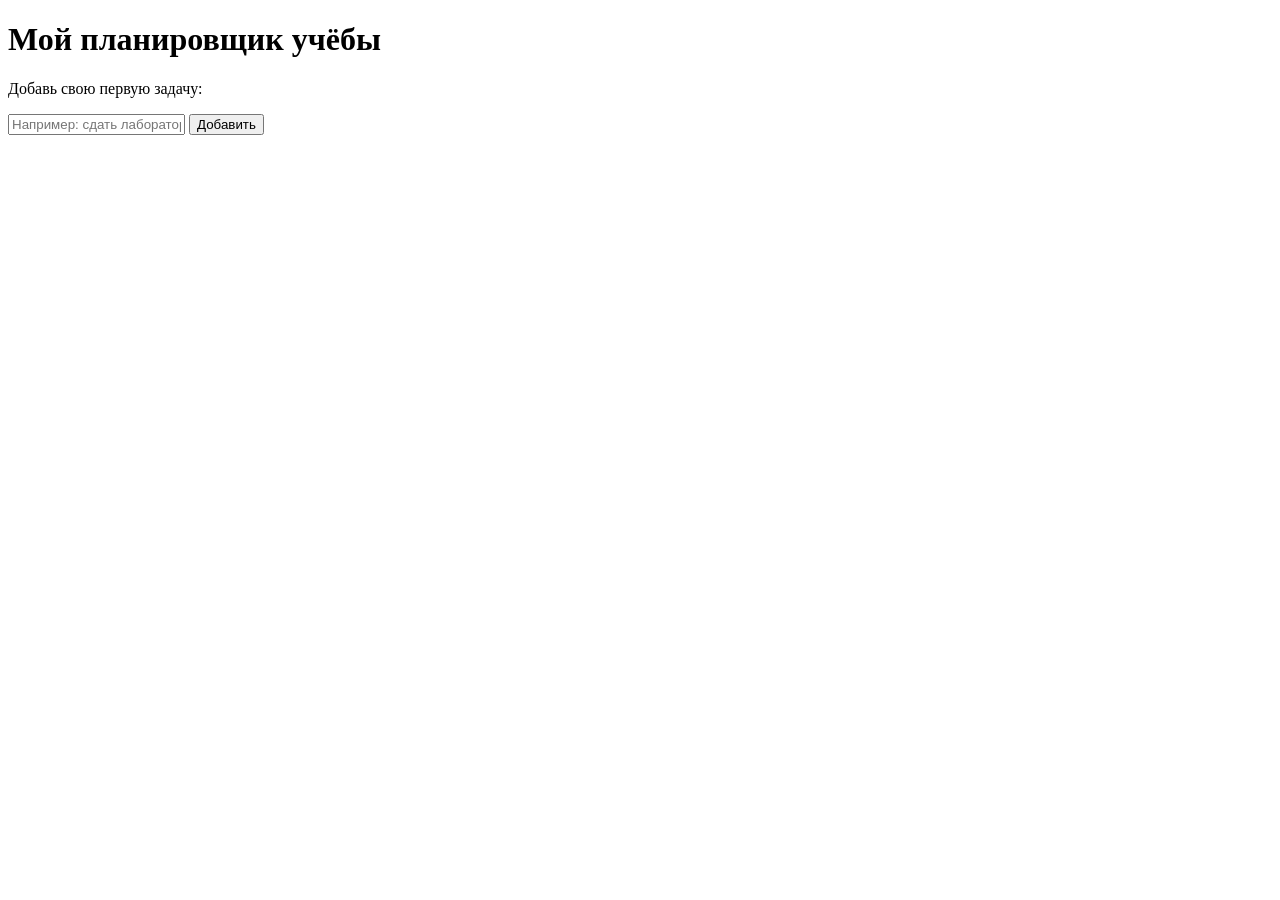
<file: index.html.html>
<!DOCTYPE html>
<html lang="ru">
<head>
  <meta charset="UTF-8">
  <title>Планировщик учёбы</title>
</head>
<body>
  <h1>Мой планировщик учёбы</h1>
  <p>Добавь свою первую задачу:</p>
  <input type="text" placeholder="Например: сдать лабораторную">
  <button>Добавить</button>
</body>
</html>
</file>
